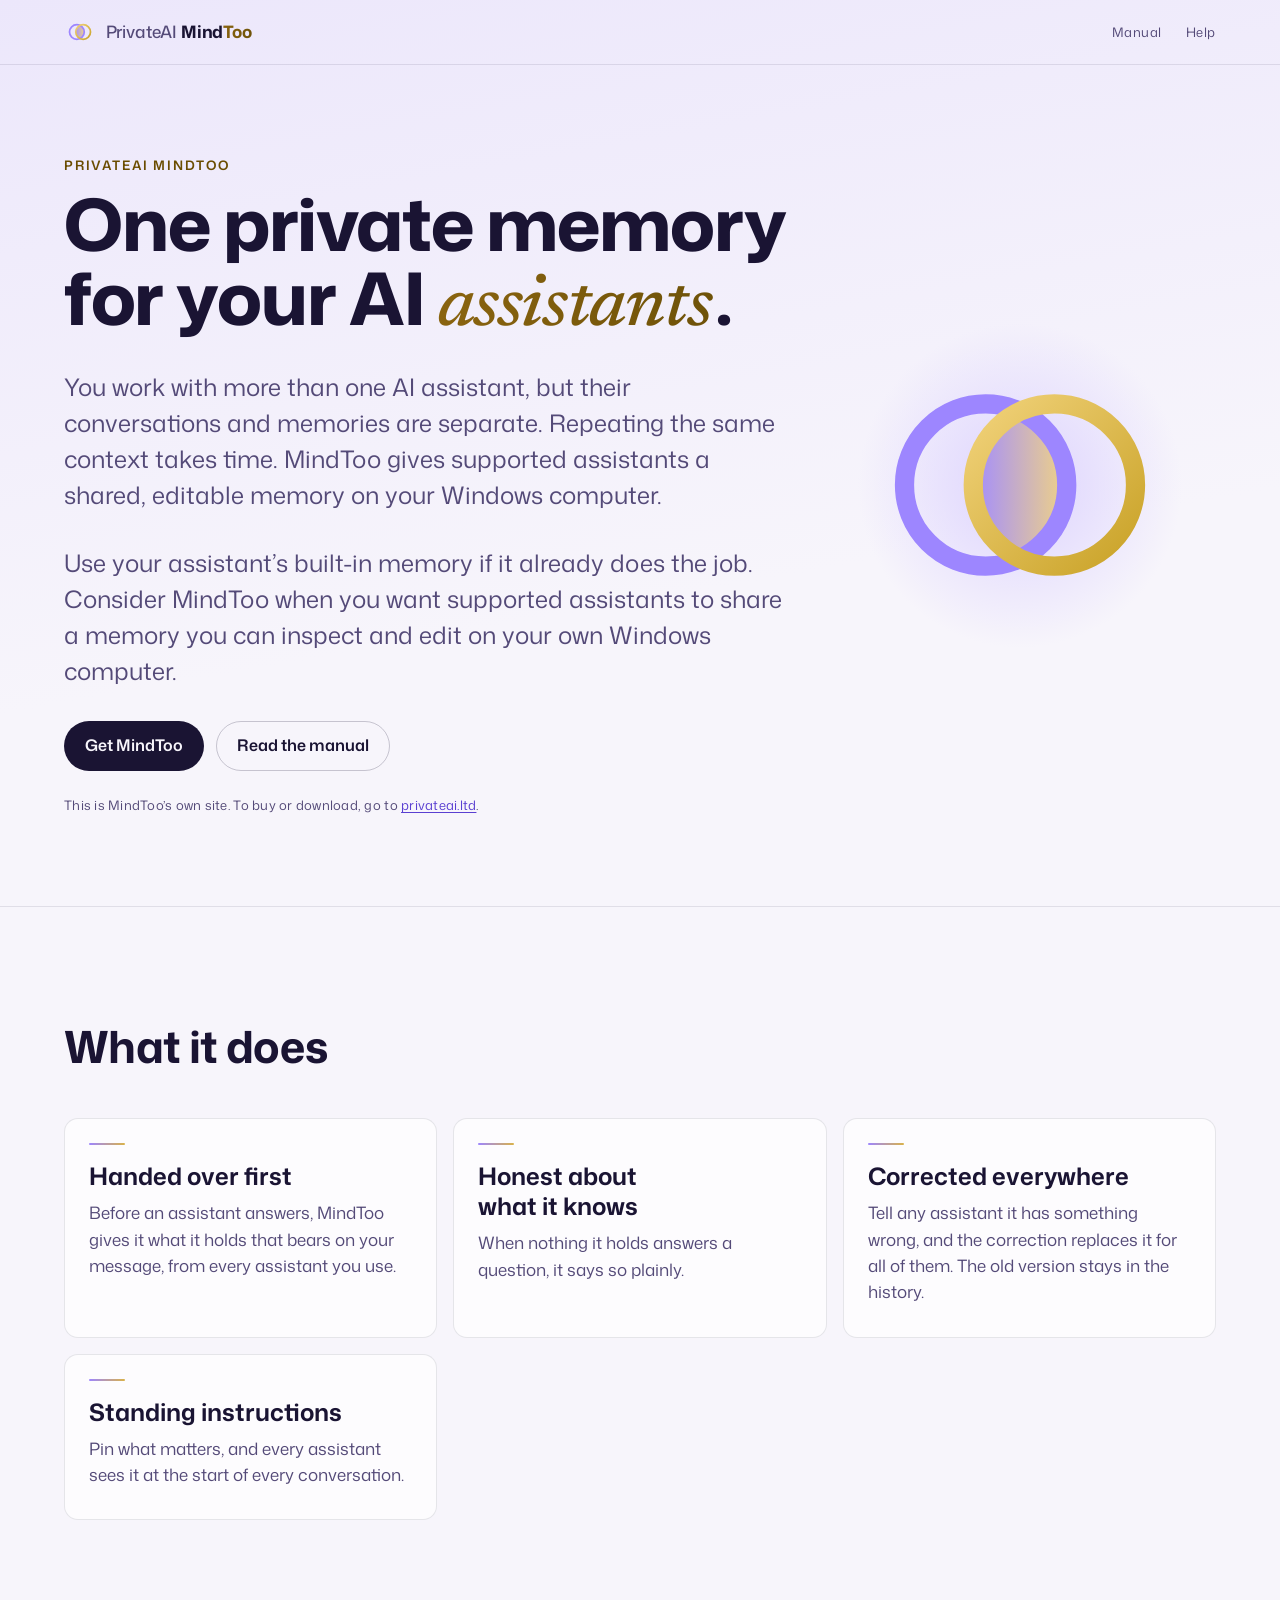
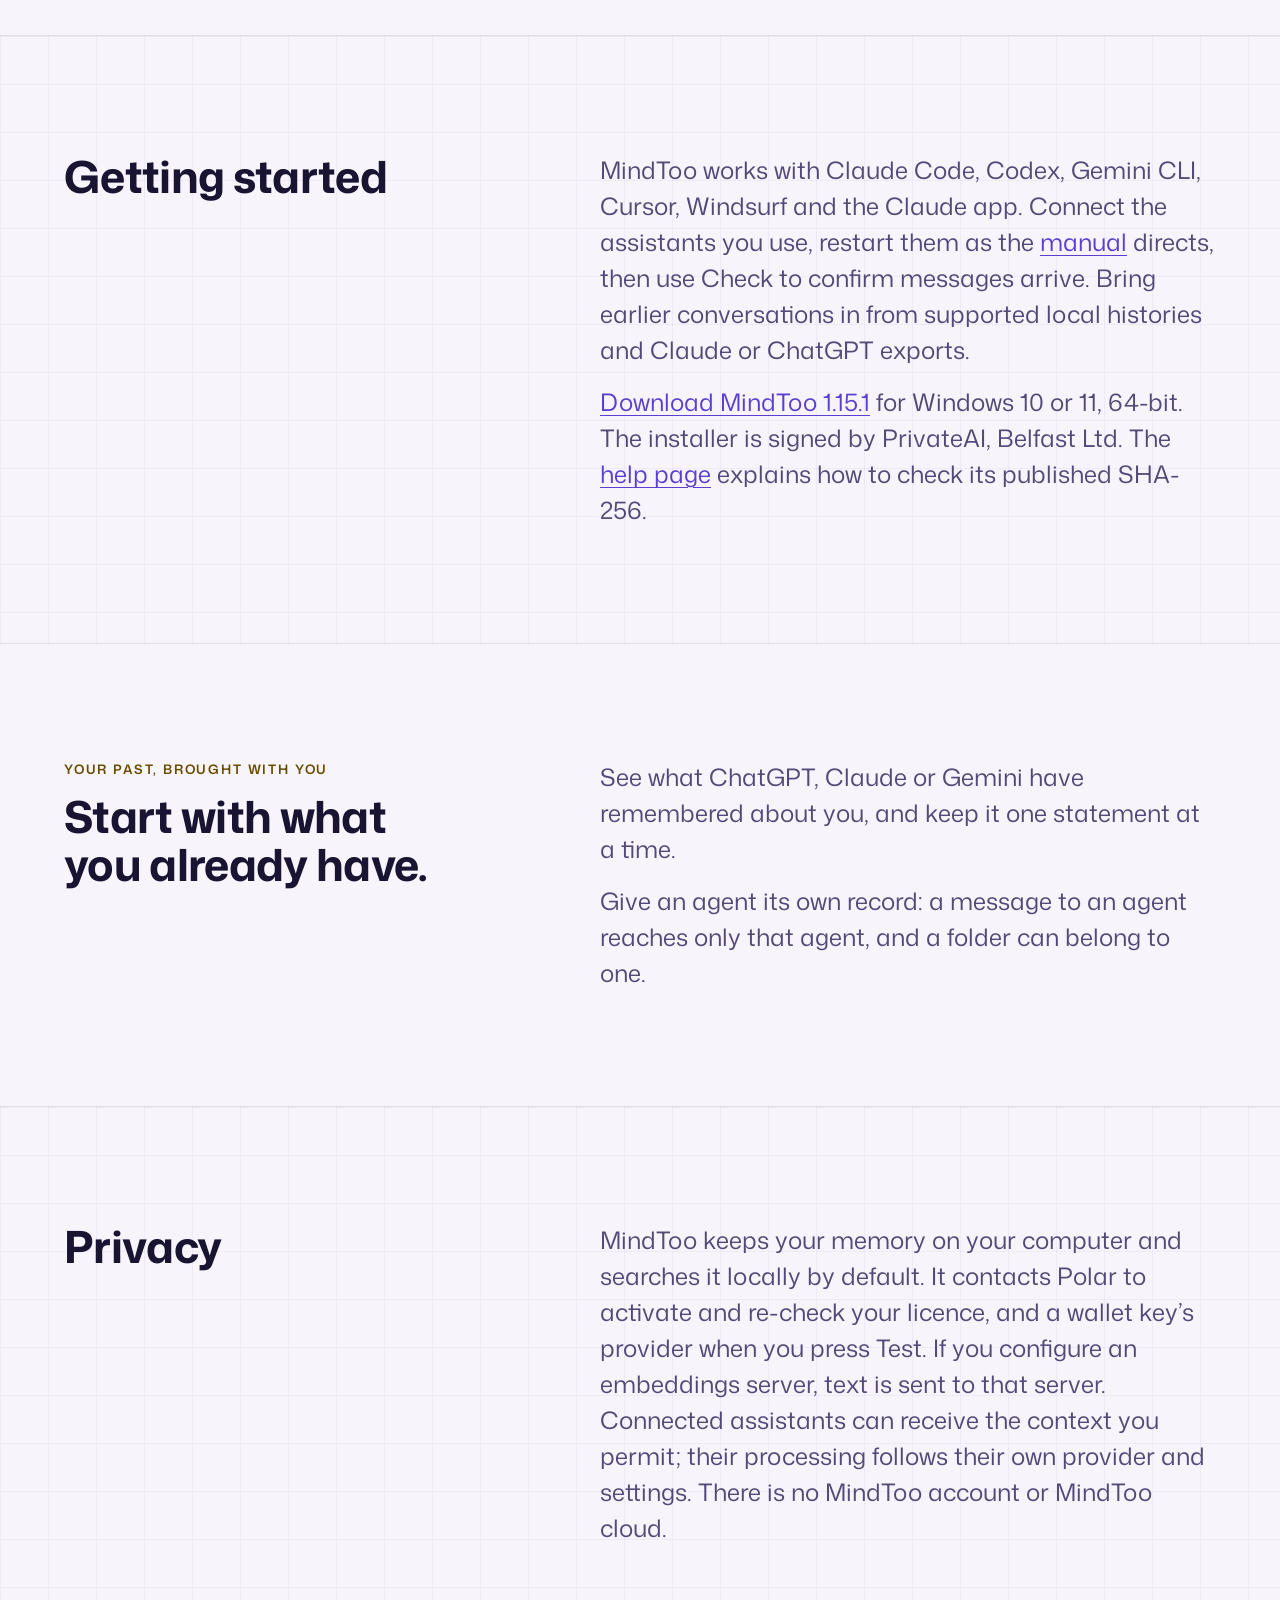
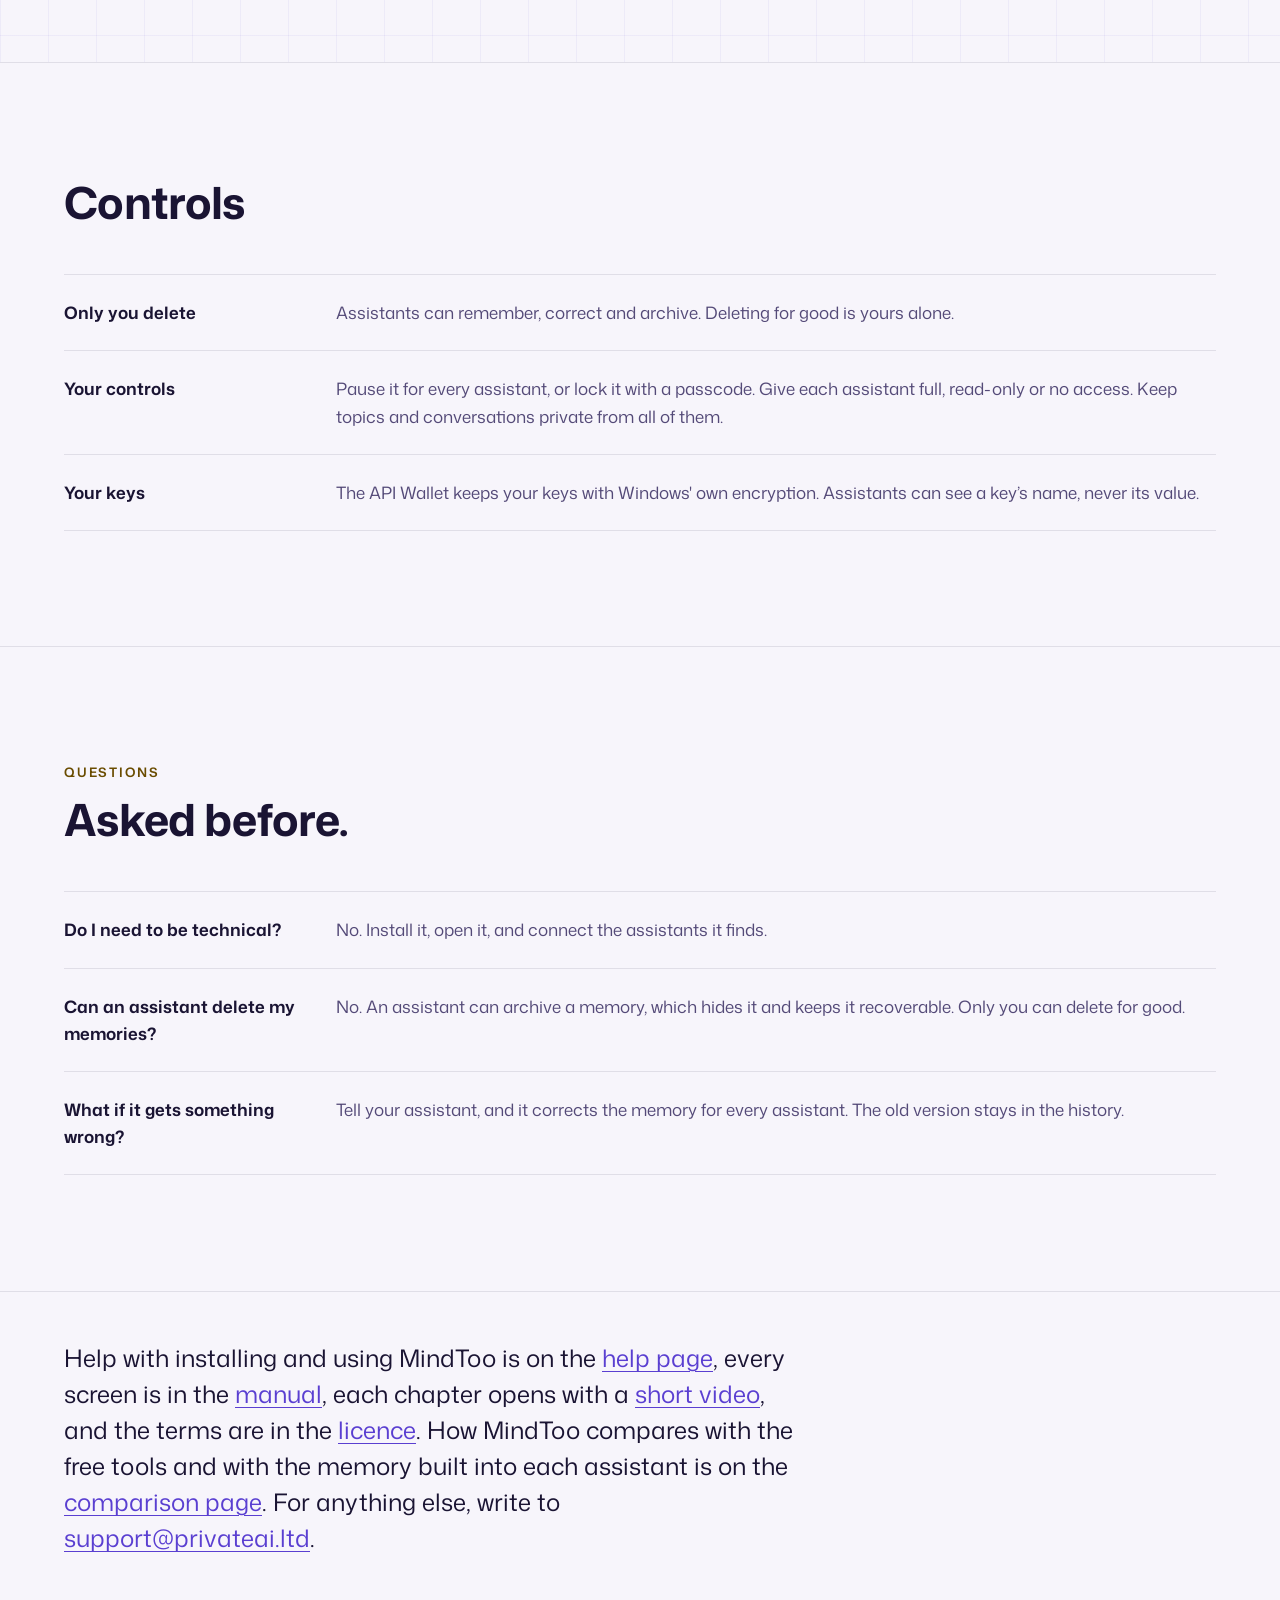
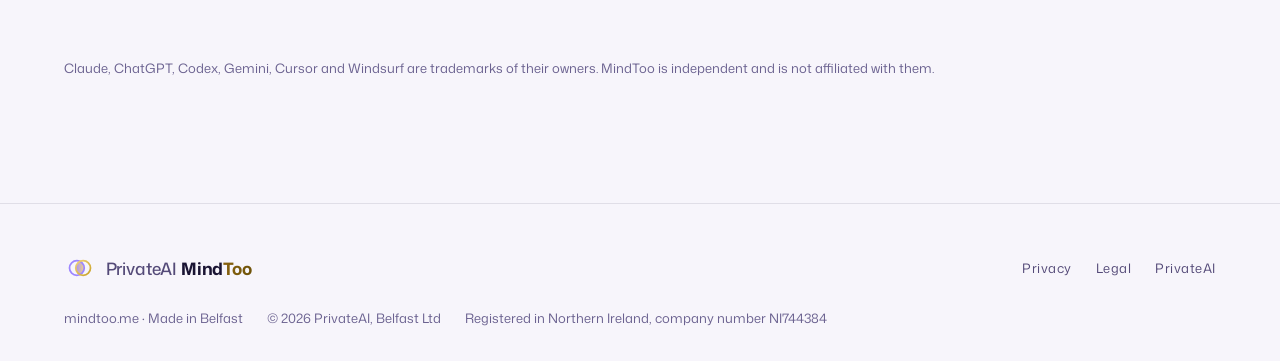
<file: index.html>
<!doctype html>
<html lang="en-GB">
<head>
<meta http-equiv="Content-Security-Policy" content="default-src 'none'; script-src 'none'; style-src 'self'; img-src 'self'; font-src 'self'; connect-src 'none'; media-src 'none'; object-src 'none'; frame-src 'none'; worker-src 'none'; manifest-src 'none'; form-action 'none'; base-uri 'none'">
<meta charset="utf-8">
<meta name="viewport" content="width=device-width, initial-scale=1">
<meta name="referrer" content="no-referrer">
<meta name="color-scheme" content="dark light">
<title>MindToo &middot; One private memory for your AI assistants</title>
<meta name="description" content="MindToo gives supported assistants a shared, editable memory on your Windows computer.">

<link rel="canonical" href="https://mindtoo.me/">
<meta property="og:type" content="website">
<meta property="og:site_name" content="PrivateAI MindToo">
<meta property="og:locale" content="en_GB">
<meta property="og:title" content="MindToo &middot; One private memory for your AI assistants">
<meta property="og:description" content="MindToo gives supported assistants a shared, editable memory on your Windows computer.">
<meta property="og:url" content="https://mindtoo.me/">
<meta property="og:image" content="https://mindtoo.me/assets/img/social-card.png">
<meta property="og:image:width" content="1200">
<meta property="og:image:height" content="630">
<meta property="og:image:alt" content="PrivateAI MindToo: one private memory for your AI assistants">
<meta name="twitter:card" content="summary_large_image">
<script type="application/ld+json">{"@context":"https://schema.org","@graph":[{"@type":"WebSite","@id":"https://mindtoo.me/#website","url":"https://mindtoo.me/","name":"MindToo","alternateName":"PrivateAI MindToo","publisher":{"@id":"https://privateai.ltd/#organization"}},{"@type":"Organization","@id":"https://privateai.ltd/#organization","name":"PrivateAI","legalName":"PrivateAI, Belfast Ltd","url":"https://privateai.ltd/"},{"@type":"SoftwareApplication","@id":"https://mindtoo.me/#mindtoo","name":"MindToo","url":"https://mindtoo.me/","description":"MindToo gives supported assistants a shared, editable memory on your Windows computer.","applicationCategory":"UtilitiesApplication","operatingSystem":"Windows 10, Windows 11 (64-bit)","softwareVersion":"1.15.1","sameAs":"https://privateai.ltd/mindtoo/","publisher":{"@id":"https://privateai.ltd/#organization"}}]}</script>
<meta name="theme-color" media="(prefers-color-scheme: dark)" content="#110c26">
<meta name="theme-color" media="(prefers-color-scheme: light)" content="#f7f5fb">
<link rel="icon" href="/assets/img/icon.svg" type="image/svg+xml">
<link rel="apple-touch-icon" href="/assets/img/apple-touch-icon.png">
<link rel="preload" href="/assets/fonts/mona-sans-latin-wdth-wght.woff2" as="font" type="font/woff2" crossorigin>
<link rel="preload" href="/assets/fonts/newsreader-latin-wght-italic.woff2" as="font" type="font/woff2" crossorigin>
<link rel="stylesheet" href="/assets/css/site.css">
</head>
<body>
<a class="skip-link" href="#main" data-label>Skip to content</a>
<header class="site-header">
  <div class="wrap site-header__inner">
    <a class="brand" href="/" aria-label="PrivateAI MindToo, home">
      <svg class="mark mark--header" viewBox="0 0 512 512" aria-hidden="true" focusable="false"><defs><linearGradient id="mt-header-gold" x1="0" y1="0" x2="1" y2="1"><stop offset="0" stop-color="#f1d27a"/><stop offset="1" stop-color="#c9a227"/></linearGradient><linearGradient id="mt-header-lens" x1="0" y1="0" x2="1" y2="0"><stop offset="0" stop-color="#9d86ff"/><stop offset="1" stop-color="#f1d27a"/></linearGradient></defs><path class="mark__lens" d="M256 149.12A118 118 0 0 1 256 362.88A118 118 0 0 1 256 149.12Z" fill="url(#mt-header-lens)"/><circle class="mark__ring mark__ring--a" cx="206" cy="256" r="118" fill="none" stroke="#9d86ff" stroke-width="28"/><circle class="mark__ring mark__ring--b" cx="306" cy="256" r="118" fill="none" stroke="url(#mt-header-gold)" stroke-width="28"/></svg>
      <span class="wordmark" data-label><span class="wordmark__maker">PrivateAI</span> Mind<span class="gild">Too</span></span>
    </a>
    <nav class="site-nav" aria-label="Main">
      <ul role="list">
        <li><a href="https://privateai.ltd/mindtoo/manual/" data-label>Manual</a></li>
        <li><a href="https://privateai.ltd/mindtoo/help/" data-label>Help</a></li>
      </ul>
    </nav>
  </div>
</header>
<main id="main" tabindex="-1">
<section class="hero" id="intro" aria-labelledby="page-title">
  <div class="wrap hero__grid">
    <div class="hero__art" aria-hidden="true"><svg class="mark mark--hero" viewBox="0 0 512 512" aria-hidden="true" focusable="false"><defs><linearGradient id="mt-hero-gold" x1="0" y1="0" x2="1" y2="1"><stop offset="0" stop-color="#f1d27a"/><stop offset="1" stop-color="#c9a227"/></linearGradient><linearGradient id="mt-hero-lens" x1="0" y1="0" x2="1" y2="0"><stop offset="0" stop-color="#9d86ff"/><stop offset="1" stop-color="#f1d27a"/></linearGradient></defs><path class="mark__lens" d="M256 149.12A118 118 0 0 1 256 362.88A118 118 0 0 1 256 149.12Z" fill="url(#mt-hero-lens)"/><circle class="mark__ring mark__ring--a" cx="206" cy="256" r="118" fill="none" stroke="#9d86ff" stroke-width="28"/><circle class="mark__ring mark__ring--b" cx="306" cy="256" r="118" fill="none" stroke="url(#mt-hero-gold)" stroke-width="28"/></svg></div>
    <div class="hero__text">
      <p class="eyebrow" data-label>PrivateAI MindToo</p>
      <h1 id="page-title" data-packet="tagline">One private memory for your AI <em class="gild">assistants</em>.</h1>
      <p class="lede" data-packet="audience">You work with more than one AI assistant, but their conversations and memories are separate. Repeating the same context takes time. MindToo gives supported assistants a shared, editable memory on your Windows computer.</p>
      <p class="lede" data-verbatim>Use your assistant&rsquo;s built-in memory if it already does the job. Consider MindToo when you want supported assistants to share a memory you can inspect and edit on your own Windows computer.</p>
      <div class="actions">
        <a class="button button--primary" href="https://privateai.ltd/mindtoo/" data-label>Get MindToo</a>
        <a class="button" href="https://privateai.ltd/mindtoo/manual/" data-label>Read the manual</a>
      </div>
      <p class="note" data-packet="purpose">This is MindToo&rsquo;s own site. To buy or download, go to <a href="https://privateai.ltd/mindtoo/">privateai.ltd</a>.</p>
    </div>
  </div>
</section>

<section class="section" aria-labelledby="does-title">
  <div class="wrap">
    <header class="section-head">
      <h2 id="does-title" data-verbatim>What it does</h2>
    </header>
    <div class="cards">
      <article class="card" data-claim="C3">
        <h3>Handed over first</h3>
        <p>Before an assistant answers, MindToo gives it what it holds that bears on your message, from every assistant you use.</p>
      </article>
      <article class="card" data-claim="C4">
        <h3>Honest about what it knows</h3>
        <p>When nothing it holds answers a question, it says so plainly.</p>
      </article>
      <article class="card" data-claim="C6">
        <h3>Corrected everywhere</h3>
        <p>Tell any assistant it has something wrong, and the correction replaces it for all of them. The old version stays in the history.</p>
      </article>
      <article class="card" data-claim="C7">
        <h3>Standing instructions</h3>
        <p>Pin what matters, and every assistant sees it at the start of every conversation.</p>
      </article>
    </div>
  </div>
</section>

<section class="section section--band" aria-labelledby="start-title">
  <div class="wrap split">
    <header class="section-head">
      <h2 id="start-title" data-label>Getting started</h2>
    </header>
    <div class="stack">
      <p data-packet="supported">MindToo works with Claude Code, Codex, Gemini CLI, Cursor, Windsurf and the Claude app. Connect the assistants you use, restart them as the <a href="https://privateai.ltd/mindtoo/manual/">manual</a> directs, then use Check to confirm messages arrive. Bring earlier conversations in from supported local histories and Claude or ChatGPT exports.</p>
      <p data-packet="release"><a href="https://privateai.ltd/mindtoo/">Download MindToo 1.15.1</a> for Windows 10 or 11, 64-bit. The installer is signed by PrivateAI, Belfast Ltd. The <a href="https://privateai.ltd/mindtoo/help/#install">help page</a> explains how to check its published SHA-256.</p>
    </div>
  </div>
</section>

<section class="section" aria-labelledby="past-title">
  <div class="wrap split">
    <header class="section-head">
      <p class="eyebrow" data-verbatim>Your past, brought with you</p>
      <h2 id="past-title" data-verbatim>Start with what you already have.</h2>
    </header>
    <div class="stack">
      <p data-claim="C13">See what ChatGPT, Claude or Gemini have remembered about you, and keep it one statement at a time.</p>
      <p data-claim="C14">Give an agent its own record: a message to an agent reaches only that agent, and a folder can belong to one.</p>
    </div>
  </div>
</section>

<section class="section section--band" aria-labelledby="privacy-title">
  <div class="wrap split">
    <header class="section-head">
      <h2 id="privacy-title" data-label>Privacy</h2>
    </header>
    <div class="stack">
      <p data-packet="privacy">MindToo keeps your memory on your computer and searches it locally by default. It contacts Polar to activate and re-check your licence, and a wallet key&rsquo;s provider when you press Test. If you configure an embeddings server, text is sent to that server. Connected assistants can receive the context you permit; their processing follows their own provider and settings. There is no MindToo account or MindToo cloud.</p>
    </div>
  </div>
</section>

<section class="section" aria-labelledby="yours-title">
  <div class="wrap">
    <header class="section-head">
      <h2 id="yours-title" data-label>Controls</h2>
    </header>
    <dl class="facts">
      <div class="facts__row" data-claim="C8">
        <dt>Only you delete</dt>
        <dd><p>Assistants can remember, correct and archive. Deleting for good is yours alone.</p></dd>
      </div>
      <div class="facts__row" data-claim="C9 C10 C11">
        <dt>Your controls</dt>
        <dd><p>Pause it for every assistant, or lock it with a passcode. Give each assistant full, read-only or no access. Keep topics and conversations private from all of them.</p></dd>
      </div>
      <div class="facts__row" data-claim="C15">
        <dt>Your keys</dt>
        <dd><p>The API Wallet keeps your keys with Windows' own encryption. Assistants can see a key&rsquo;s name, never its value.</p></dd>
      </div>

    </dl>
  </div>
</section>

<section class="section" aria-labelledby="faq-title">
  <div class="wrap">
    <header class="section-head">
      <p class="eyebrow" data-verbatim>Questions</p>
      <h2 id="faq-title" data-verbatim>Asked before.</h2>
    </header>
    <dl class="facts">
      <div class="facts__row" data-claim="C27">
        <dt>Do I need to be technical?</dt>
        <dd><p>No. Install it, open it, and connect the assistants it finds.</p></dd>
      </div>
      <div class="facts__row" data-claim="C8">
        <dt>Can an assistant delete my memories?</dt>
        <dd><p>No. An assistant can archive a memory, which hides it and keeps it recoverable. Only you can delete for good.</p></dd>
      </div>
      <div class="facts__row" data-claim="C6">
        <dt>What if it gets something wrong?</dt>
        <dd><p>Tell your assistant, and it corrects the memory for every assistant. The old version stays in the history.</p></dd>
      </div>
    </dl>
  </div>
</section>

<section class="section section--tight" aria-labelledby="more-title">
  <div class="wrap">
    <h2 class="visually-hidden" id="more-title" data-verbatim>More about MindToo</h2>
    <p class="callout" data-verbatim>Help with installing and using MindToo is on the <a href="https://privateai.ltd/mindtoo/help/">help page</a>, every screen is in the <a href="https://privateai.ltd/mindtoo/manual/">manual</a>, each chapter opens with a <a href="https://privateai.ltd/mindtoo/help/#videos">short video</a>, and the terms are in the <a href="https://privateai.ltd/mindtoo/licence/">licence</a>. How MindToo compares with the free tools and with the memory built into each assistant is on the <a href="https://privateai.ltd/mindtoo/compare/">comparison page</a>. For anything else, write to <a href="mailto:support@privateai.ltd">support@privateai.ltd</a>.</p>
    <p class="listing">
      <a href="https://apps.microsoft.com/detail/xpddzj7p76fdnj"><img src="/assets/img/microsoft-store-badge-dark.svg" alt="Download MindToo from the Microsoft Store" width="198" height="54" loading="lazy"></a>
      <a href="https://alternativeto.net/software/mindtoo/about/?utm_source=badge&amp;utm_medium=referral"><img src="/assets/img/alternativeto-badge-wide-dark.svg" alt="MindToo | AlternativeTo" width="284" height="54" loading="lazy"></a>
    </p>
    <p class="muted" data-verbatim>Claude, ChatGPT, Codex, Gemini, Cursor and Windsurf are trademarks of their owners. MindToo is independent and is not affiliated with them.</p>
  </div>
</section>
</main>
<footer class="site-footer">
  <div class="wrap site-footer__grid">
    <a class="brand" href="/" aria-label="PrivateAI MindToo, home">
      <svg class="mark mark--footer" viewBox="0 0 512 512" aria-hidden="true" focusable="false"><defs><linearGradient id="mt-footer-gold" x1="0" y1="0" x2="1" y2="1"><stop offset="0" stop-color="#f1d27a"/><stop offset="1" stop-color="#c9a227"/></linearGradient><linearGradient id="mt-footer-lens" x1="0" y1="0" x2="1" y2="0"><stop offset="0" stop-color="#9d86ff"/><stop offset="1" stop-color="#f1d27a"/></linearGradient></defs><path class="mark__lens" d="M256 149.12A118 118 0 0 1 256 362.88A118 118 0 0 1 256 149.12Z" fill="url(#mt-footer-lens)"/><circle class="mark__ring mark__ring--a" cx="206" cy="256" r="118" fill="none" stroke="#9d86ff" stroke-width="28"/><circle class="mark__ring mark__ring--b" cx="306" cy="256" r="118" fill="none" stroke="url(#mt-footer-gold)" stroke-width="28"/></svg>
      <span class="wordmark" data-label><span class="wordmark__maker">PrivateAI</span> Mind<span class="gild">Too</span></span>
    </a>
    <nav class="site-footer__nav" aria-label="Details">
      <ul role="list">
        <li><a href="/privacy/" data-label>Privacy</a></li>
        <li><a href="/legal/" data-label>Legal</a></li>
        <li><a href="https://privateai.ltd/" data-label>PrivateAI</a></li>
      </ul>
    </nav>
  </div>
  <div class="wrap site-footer__base">
    <p data-label>mindtoo.me &middot; Made in Belfast</p>
    <p data-verbatim>&copy; 2026 PrivateAI, Belfast Ltd</p>
    <p data-verbatim>Registered in Northern Ireland, company number NI744384</p>
  </div>
</footer>
</body>
</html>
</file>
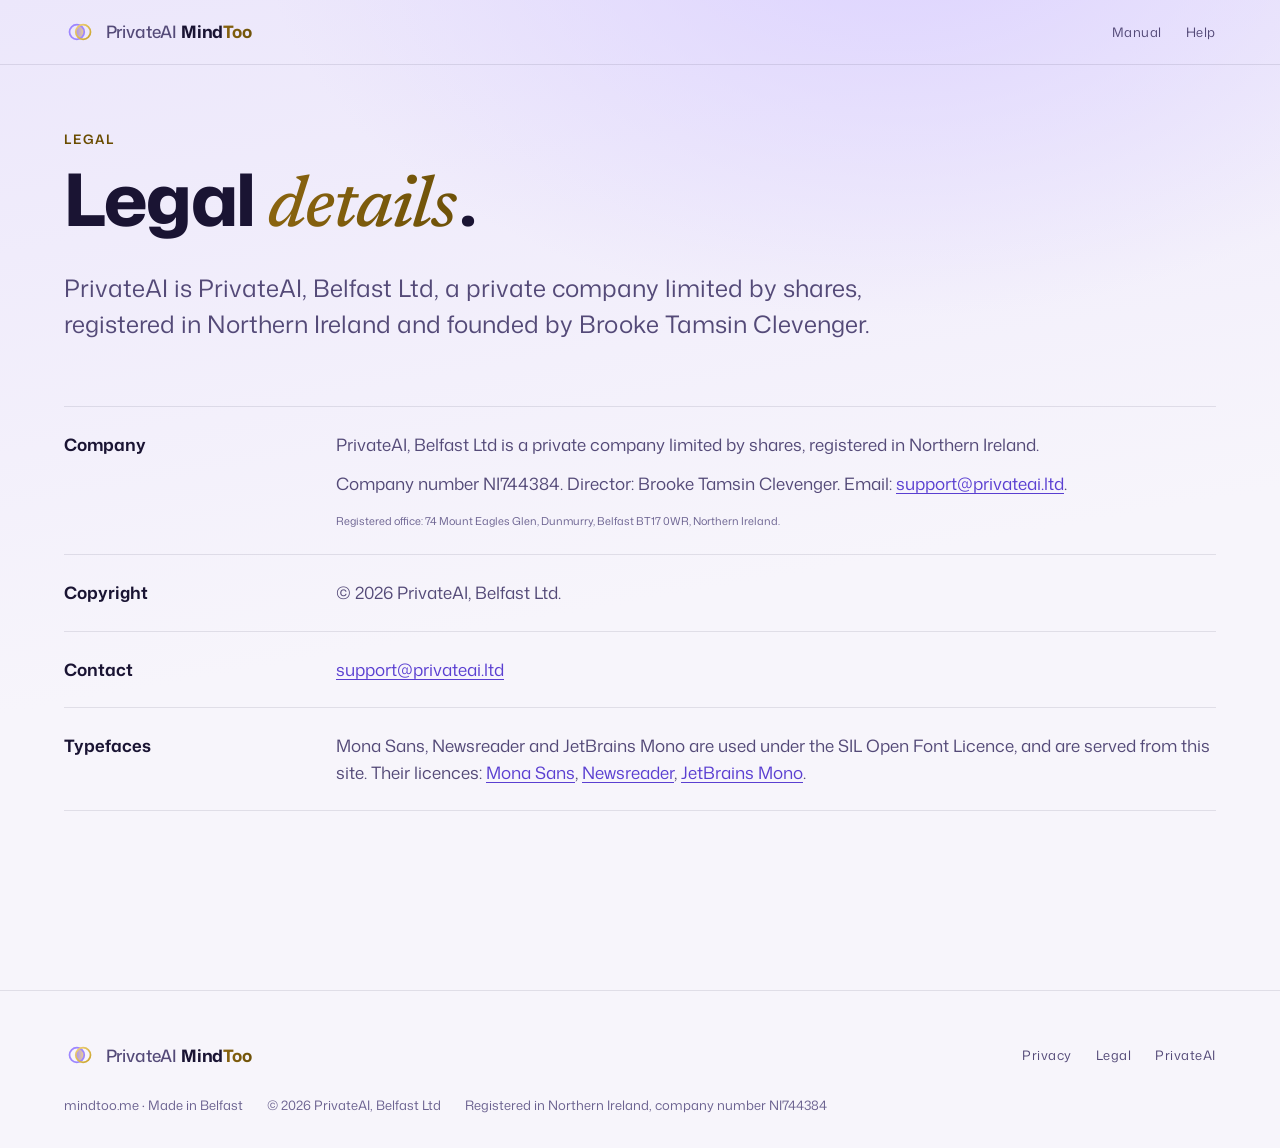
<file: legal/index.html>
<!doctype html>
<html lang="en-GB">
<head>
<meta http-equiv="Content-Security-Policy" content="default-src 'none'; script-src 'none'; style-src 'self'; img-src 'self'; font-src 'self'; connect-src 'none'; media-src 'none'; object-src 'none'; frame-src 'none'; worker-src 'none'; manifest-src 'none'; form-action 'none'; base-uri 'none'">
<meta charset="utf-8">
<meta name="viewport" content="width=device-width, initial-scale=1">
<meta name="referrer" content="no-referrer">
<meta name="color-scheme" content="dark light">
<title>Legal details &middot; PrivateAI MindToo</title>
<meta name="description" content="Legal details for PrivateAI, Belfast Ltd, company number NI744384">

<link rel="canonical" href="https://mindtoo.me/legal/">
<meta property="og:type" content="website">
<meta property="og:site_name" content="PrivateAI MindToo">
<meta property="og:locale" content="en_GB">
<meta property="og:title" content="Legal details &middot; PrivateAI MindToo">
<meta property="og:description" content="Legal details for PrivateAI, Belfast Ltd, company number NI744384">
<meta property="og:url" content="https://mindtoo.me/legal/">
<meta property="og:image" content="https://mindtoo.me/assets/img/social-card.png">
<meta property="og:image:width" content="1200">
<meta property="og:image:height" content="630">
<meta property="og:image:alt" content="PrivateAI MindToo: one private memory for your AI assistants">
<meta name="twitter:card" content="summary_large_image">
<meta name="theme-color" media="(prefers-color-scheme: dark)" content="#110c26">
<meta name="theme-color" media="(prefers-color-scheme: light)" content="#f7f5fb">
<link rel="icon" href="/assets/img/icon.svg" type="image/svg+xml">
<link rel="apple-touch-icon" href="/assets/img/apple-touch-icon.png">
<link rel="preload" href="/assets/fonts/mona-sans-latin-wdth-wght.woff2" as="font" type="font/woff2" crossorigin>
<link rel="preload" href="/assets/fonts/newsreader-latin-wght-italic.woff2" as="font" type="font/woff2" crossorigin>
<link rel="stylesheet" href="/assets/css/site.css">
</head>
<body>
<a class="skip-link" href="#main" data-label>Skip to content</a>
<header class="site-header">
  <div class="wrap site-header__inner">
    <a class="brand" href="/" aria-label="PrivateAI MindToo, home">
      <svg class="mark mark--header" viewBox="0 0 512 512" aria-hidden="true" focusable="false"><defs><linearGradient id="mt-header-gold" x1="0" y1="0" x2="1" y2="1"><stop offset="0" stop-color="#f1d27a"/><stop offset="1" stop-color="#c9a227"/></linearGradient><linearGradient id="mt-header-lens" x1="0" y1="0" x2="1" y2="0"><stop offset="0" stop-color="#9d86ff"/><stop offset="1" stop-color="#f1d27a"/></linearGradient></defs><path class="mark__lens" d="M256 149.12A118 118 0 0 1 256 362.88A118 118 0 0 1 256 149.12Z" fill="url(#mt-header-lens)"/><circle class="mark__ring mark__ring--a" cx="206" cy="256" r="118" fill="none" stroke="#9d86ff" stroke-width="28"/><circle class="mark__ring mark__ring--b" cx="306" cy="256" r="118" fill="none" stroke="url(#mt-header-gold)" stroke-width="28"/></svg>
      <span class="wordmark" data-label><span class="wordmark__maker">PrivateAI</span> Mind<span class="gild">Too</span></span>
    </a>
    <nav class="site-nav" aria-label="Main">
      <ul role="list">
        <li><a href="https://privateai.ltd/mindtoo/manual/" data-label>Manual</a></li>
        <li><a href="https://privateai.ltd/mindtoo/help/" data-label>Help</a></li>
      </ul>
    </nav>
  </div>
</header>
<main id="main" tabindex="-1">
<section class="page-intro" id="intro" aria-labelledby="page-title">
  <div class="wrap">
    <p class="eyebrow" data-verbatim>Legal</p>
    <h1 id="page-title" data-verbatim>Legal <em class="gild">details</em>.</h1>
    <p class="lede" data-verbatim>PrivateAI is PrivateAI, Belfast Ltd, a private company limited by shares, registered in Northern Ireland and founded by Brooke Tamsin Clevenger.</p>
  </div>
</section>

<section class="section section--first" aria-labelledby="details-title">
  <div class="wrap">
    <h2 class="visually-hidden" id="details-title" data-verbatim>Details</h2>
    <dl class="facts">
      <div class="facts__row">
        <dt data-label>Company</dt>
        <dd>
          <p data-verbatim>PrivateAI, Belfast Ltd is a private company limited by shares, registered in Northern Ireland.</p>
          <p data-verbatim>Company number NI744384. Director: Brooke Tamsin Clevenger. Email: <a href="mailto:support@privateai.ltd">support@privateai.ltd</a>.</p>
          <p class="muted" data-verbatim><small>Registered office: 74 Mount Eagles Glen, Dunmurry, Belfast BT17 0WR, Northern Ireland.</small></p>
        </dd>
      </div>
      <div class="facts__row">
        <dt data-label>Copyright</dt>
        <dd><p data-verbatim>&copy; 2026 PrivateAI, Belfast Ltd.</p></dd>
      </div>
      <div class="facts__row" data-verbatim>
        <dt>Contact</dt>
        <dd><a href="mailto:support@privateai.ltd">support@privateai.ltd</a></dd>
      </div>
      <div class="facts__row" data-verbatim>
        <dt>Typefaces</dt>
        <dd>Mona Sans, Newsreader and JetBrains Mono are used under the SIL Open Font Licence, and are served from this site. Their licences: <a href="/assets/fonts/OFL-mona-sans.txt">Mona Sans</a>, <a href="/assets/fonts/OFL-newsreader.txt">Newsreader</a>, <a href="/assets/fonts/OFL-jetbrains-mono.txt">JetBrains Mono</a>.</dd>
      </div>
    </dl>
  </div>
</section>
</main>
<footer class="site-footer">
  <div class="wrap site-footer__grid">
    <a class="brand" href="/" aria-label="PrivateAI MindToo, home">
      <svg class="mark mark--footer" viewBox="0 0 512 512" aria-hidden="true" focusable="false"><defs><linearGradient id="mt-footer-gold" x1="0" y1="0" x2="1" y2="1"><stop offset="0" stop-color="#f1d27a"/><stop offset="1" stop-color="#c9a227"/></linearGradient><linearGradient id="mt-footer-lens" x1="0" y1="0" x2="1" y2="0"><stop offset="0" stop-color="#9d86ff"/><stop offset="1" stop-color="#f1d27a"/></linearGradient></defs><path class="mark__lens" d="M256 149.12A118 118 0 0 1 256 362.88A118 118 0 0 1 256 149.12Z" fill="url(#mt-footer-lens)"/><circle class="mark__ring mark__ring--a" cx="206" cy="256" r="118" fill="none" stroke="#9d86ff" stroke-width="28"/><circle class="mark__ring mark__ring--b" cx="306" cy="256" r="118" fill="none" stroke="url(#mt-footer-gold)" stroke-width="28"/></svg>
      <span class="wordmark" data-label><span class="wordmark__maker">PrivateAI</span> Mind<span class="gild">Too</span></span>
    </a>
    <nav class="site-footer__nav" aria-label="Details">
      <ul role="list">
        <li><a href="/privacy/" data-label>Privacy</a></li>
        <li><a href="/legal/" data-label>Legal</a></li>
        <li><a href="https://privateai.ltd/" data-label>PrivateAI</a></li>
      </ul>
    </nav>
  </div>
  <div class="wrap site-footer__base">
    <p data-label>mindtoo.me &middot; Made in Belfast</p>
    <p data-verbatim>&copy; 2026 PrivateAI, Belfast Ltd</p>
    <p data-verbatim>Registered in Northern Ireland, company number NI744384</p>
  </div>
</footer>
</body>
</html>
</file>
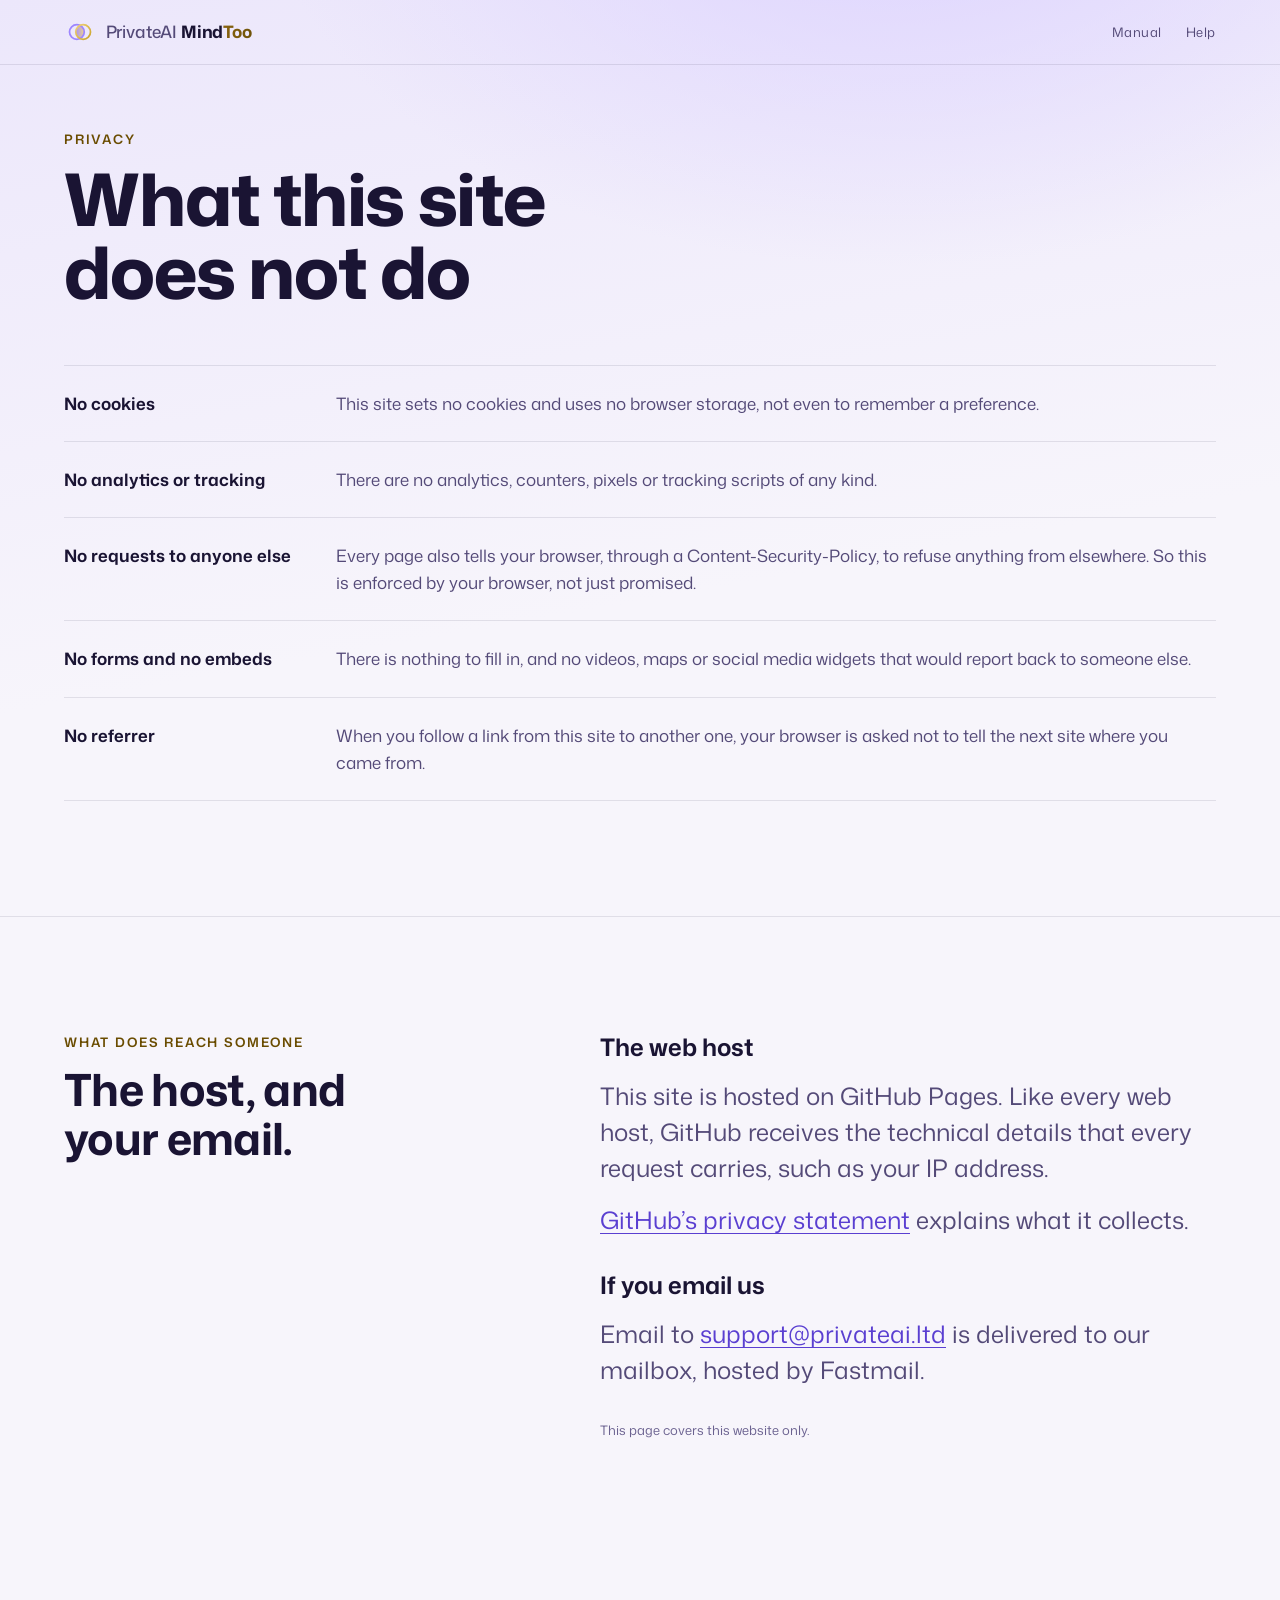
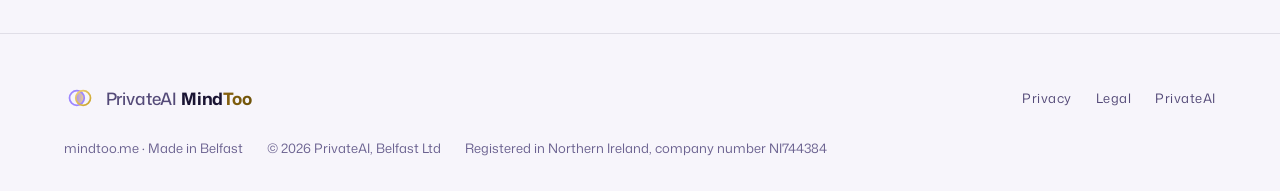
<file: privacy/index.html>
<!doctype html>
<html lang="en-GB">
<head>
<meta http-equiv="Content-Security-Policy" content="default-src 'none'; script-src 'none'; style-src 'self'; img-src 'self'; font-src 'self'; connect-src 'none'; media-src 'none'; object-src 'none'; frame-src 'none'; worker-src 'none'; manifest-src 'none'; form-action 'none'; base-uri 'none'">
<meta charset="utf-8">
<meta name="viewport" content="width=device-width, initial-scale=1">
<meta name="referrer" content="no-referrer">
<meta name="color-scheme" content="dark light">
<title>Privacy &middot; PrivateAI MindToo</title>
<meta name="description" content="No cookies, no storage, no analytics, no tracking and no requests to anyone else.">

<link rel="canonical" href="https://mindtoo.me/privacy/">
<meta property="og:type" content="website">
<meta property="og:site_name" content="PrivateAI MindToo">
<meta property="og:locale" content="en_GB">
<meta property="og:title" content="Privacy &middot; PrivateAI MindToo">
<meta property="og:description" content="No cookies, no storage, no analytics, no tracking and no requests to anyone else.">
<meta property="og:url" content="https://mindtoo.me/privacy/">
<meta property="og:image" content="https://mindtoo.me/assets/img/social-card.png">
<meta property="og:image:width" content="1200">
<meta property="og:image:height" content="630">
<meta property="og:image:alt" content="PrivateAI MindToo: one private memory for your AI assistants">
<meta name="twitter:card" content="summary_large_image">
<meta name="theme-color" media="(prefers-color-scheme: dark)" content="#110c26">
<meta name="theme-color" media="(prefers-color-scheme: light)" content="#f7f5fb">
<link rel="icon" href="/assets/img/icon.svg" type="image/svg+xml">
<link rel="apple-touch-icon" href="/assets/img/apple-touch-icon.png">
<link rel="preload" href="/assets/fonts/mona-sans-latin-wdth-wght.woff2" as="font" type="font/woff2" crossorigin>
<link rel="preload" href="/assets/fonts/newsreader-latin-wght-italic.woff2" as="font" type="font/woff2" crossorigin>
<link rel="stylesheet" href="/assets/css/site.css">
</head>
<body>
<a class="skip-link" href="#main" data-label>Skip to content</a>
<header class="site-header">
  <div class="wrap site-header__inner">
    <a class="brand" href="/" aria-label="PrivateAI MindToo, home">
      <svg class="mark mark--header" viewBox="0 0 512 512" aria-hidden="true" focusable="false"><defs><linearGradient id="mt-header-gold" x1="0" y1="0" x2="1" y2="1"><stop offset="0" stop-color="#f1d27a"/><stop offset="1" stop-color="#c9a227"/></linearGradient><linearGradient id="mt-header-lens" x1="0" y1="0" x2="1" y2="0"><stop offset="0" stop-color="#9d86ff"/><stop offset="1" stop-color="#f1d27a"/></linearGradient></defs><path class="mark__lens" d="M256 149.12A118 118 0 0 1 256 362.88A118 118 0 0 1 256 149.12Z" fill="url(#mt-header-lens)"/><circle class="mark__ring mark__ring--a" cx="206" cy="256" r="118" fill="none" stroke="#9d86ff" stroke-width="28"/><circle class="mark__ring mark__ring--b" cx="306" cy="256" r="118" fill="none" stroke="url(#mt-header-gold)" stroke-width="28"/></svg>
      <span class="wordmark" data-label><span class="wordmark__maker">PrivateAI</span> Mind<span class="gild">Too</span></span>
    </a>
    <nav class="site-nav" aria-label="Main">
      <ul role="list">
        <li><a href="https://privateai.ltd/mindtoo/manual/" data-label>Manual</a></li>
        <li><a href="https://privateai.ltd/mindtoo/help/" data-label>Help</a></li>
      </ul>
    </nav>
  </div>
</header>
<main id="main" tabindex="-1">
<section class="page-intro" id="intro" aria-labelledby="page-title">
  <div class="wrap">
    <p class="eyebrow" data-verbatim>Privacy</p>
    <h1 id="page-title" data-verbatim>What this site does not do</h1>
  </div>
</section>

<section class="section section--first">
  <div class="wrap">
    <dl class="facts">
      <div class="facts__row" data-verbatim>
        <dt>No cookies</dt>
        <dd>This site sets no cookies and uses no browser storage, not even to remember a preference.</dd>
      </div>
      <div class="facts__row" data-verbatim>
        <dt>No analytics or tracking</dt>
        <dd>There are no analytics, counters, pixels or tracking scripts of any kind.</dd>
      </div>
      <div class="facts__row">
        <dt data-verbatim>No requests to anyone else</dt>
        <dd>
          <p data-verbatim>Every page also tells your browser, through a Content-Security-Policy, to refuse anything from elsewhere. So this is enforced by your browser, not just promised.</p>
        </dd>
      </div>
      <div class="facts__row" data-verbatim>
        <dt>No forms and no embeds</dt>
        <dd>There is nothing to fill in, and no videos, maps or social media widgets that would report back to someone else.</dd>
      </div>
      <div class="facts__row" data-verbatim>
        <dt>No referrer</dt>
        <dd>When you follow a link from this site to another one, your browser is asked not to tell the next site where you came from.</dd>
      </div>
    </dl>
  </div>
</section>

<section class="section" aria-labelledby="host-title">
  <div class="wrap split">
    <header class="section-head">
      <p class="eyebrow" data-verbatim>What does reach someone</p>
      <h2 id="host-title" data-verbatim>The host, and your email.</h2>
    </header>
    <div class="stack-lg">
      <div class="stack">
        <h3 data-verbatim>The web host</h3>
        <p data-verbatim>This site is hosted on GitHub Pages. Like every web host, GitHub receives the technical details that every request carries, such as your IP address.</p>
        <p data-verbatim><a href="https://docs.github.com/en/site-policy/privacy-policies/github-general-privacy-statement">GitHub&rsquo;s privacy statement</a> explains what it collects.</p>
      </div>
      <div class="stack">
        <h3 data-verbatim>If you email us</h3>
        <p data-verbatim>Email to <a href="mailto:support@privateai.ltd">support@privateai.ltd</a> is delivered to our mailbox, hosted by Fastmail.</p>
      </div>
      <p class="muted" data-verbatim>This page covers this website only.</p>
    </div>
  </div>
</section>
</main>
<footer class="site-footer">
  <div class="wrap site-footer__grid">
    <a class="brand" href="/" aria-label="PrivateAI MindToo, home">
      <svg class="mark mark--footer" viewBox="0 0 512 512" aria-hidden="true" focusable="false"><defs><linearGradient id="mt-footer-gold" x1="0" y1="0" x2="1" y2="1"><stop offset="0" stop-color="#f1d27a"/><stop offset="1" stop-color="#c9a227"/></linearGradient><linearGradient id="mt-footer-lens" x1="0" y1="0" x2="1" y2="0"><stop offset="0" stop-color="#9d86ff"/><stop offset="1" stop-color="#f1d27a"/></linearGradient></defs><path class="mark__lens" d="M256 149.12A118 118 0 0 1 256 362.88A118 118 0 0 1 256 149.12Z" fill="url(#mt-footer-lens)"/><circle class="mark__ring mark__ring--a" cx="206" cy="256" r="118" fill="none" stroke="#9d86ff" stroke-width="28"/><circle class="mark__ring mark__ring--b" cx="306" cy="256" r="118" fill="none" stroke="url(#mt-footer-gold)" stroke-width="28"/></svg>
      <span class="wordmark" data-label><span class="wordmark__maker">PrivateAI</span> Mind<span class="gild">Too</span></span>
    </a>
    <nav class="site-footer__nav" aria-label="Details">
      <ul role="list">
        <li><a href="/privacy/" data-label>Privacy</a></li>
        <li><a href="/legal/" data-label>Legal</a></li>
        <li><a href="https://privateai.ltd/" data-label>PrivateAI</a></li>
      </ul>
    </nav>
  </div>
  <div class="wrap site-footer__base">
    <p data-label>mindtoo.me &middot; Made in Belfast</p>
    <p data-verbatim>&copy; 2026 PrivateAI, Belfast Ltd</p>
    <p data-verbatim>Registered in Northern Ireland, company number NI744384</p>
  </div>
</footer>
</body>
</html>
</file>
<file: assets/css/site.css>
/* mindtoo.me. Typefaces and colour tokens are PrivateAI's own (privateai-web DESIGN.md), copied rather than linked, so the
   two sites read as one family and neither depends on the other. What is MindToo's own: the mark (two rings with the
   lens between them filled), the lockup, the hero's one breath, and the threads on the cards.
   There is no JavaScript. Motion is CSS, plays once for under five seconds, and does not play under reduced motion. */

@font-face {
  font-family: "Mona Sans";
  src: url("/assets/fonts/mona-sans-latin-wdth-wght.woff2") format("woff2");
  font-weight: 200 900;
  font-stretch: 75% 125%;
  font-style: normal;
  font-display: swap;
}
@font-face {
  font-family: "Newsreader";
  src: url("/assets/fonts/newsreader-latin-wght-italic.woff2") format("woff2");
  font-weight: 200 800;
  font-style: italic;
  font-display: swap;
}
@font-face {
  font-family: "JetBrains Mono";
  src: url("/assets/fonts/jetbrains-mono-latin-wght.woff2") format("woff2");
  font-weight: 100 800;
  font-style: normal;
  font-display: swap;
}
@font-face {
  font-family: "Mona Sans Fallback";
  src: local("Arial"), local("Helvetica Neue"), local("Helvetica"), local("Liberation Sans");
  size-adjust: 102%;
  ascent-override: 106.9%;
  descent-override: 31.4%;
  line-gap-override: 0%;
}
@font-face {
  font-family: "Mona Sans Stand-in";
  src: local("Arial"), local("ArialMT"), local("Helvetica Neue"), local("Helvetica"), local("Liberation Sans");
  size-adjust: 103.8%;
  ascent-override: 105%;
  descent-override: 30.8%;
  line-gap-override: 0%;
  unicode-range: U+0020-007E, U+00A0-00AC, U+00AE-00B4, U+00B6-00FF, U+0102, U+0131, U+0152-0153, U+02C6, U+02DA,
    U+02DC, U+0300-0301, U+0303-0304, U+0308-0309, U+0323, U+2013-2014, U+2018-201A, U+201C-201E, U+2022,
    U+2026, U+2039-203A, U+2044, U+20AC, U+2122, U+2191, U+2193, U+2212;
}
@font-face {
  font-family: "Mona Sans Stand-in";
  src: local("Arial Bold"), local("Arial-BoldMT"), local("Helvetica Neue Bold"), local("HelveticaNeue-Bold"),
    local("Helvetica Bold"), local("Helvetica-Bold"), local("Liberation Sans Bold"), local("LiberationSans-Bold");
  font-weight: 550 900;
  font-stretch: 100% 109%;
  size-adjust: 103.8%;
  ascent-override: 105%;
  descent-override: 30.8%;
  line-gap-override: 0%;
  unicode-range: U+0020-007E, U+00A0-00AC, U+00AE-00B4, U+00B6-00FF, U+0102, U+0131, U+0152-0153, U+02C6, U+02DA,
    U+02DC, U+0300-0301, U+0303-0304, U+0308-0309, U+0323, U+2013-2014, U+2018-201A, U+201C-201E, U+2022,
    U+2026, U+2039-203A, U+2044, U+20AC, U+2122, U+2191, U+2193, U+2212;
}
@font-face {
  font-family: "Mona Sans Stand-in";
  src: local("Arial Bold"), local("Arial-BoldMT"), local("Helvetica Neue Bold"), local("HelveticaNeue-Bold"),
    local("Helvetica Bold"), local("Helvetica-Bold"), local("Liberation Sans Bold"), local("LiberationSans-Bold");
  font-weight: 550 900;
  font-stretch: 110% 125%;
  size-adjust: 106%;
  ascent-override: 102.8%;
  descent-override: 30.2%;
  line-gap-override: 0%;
  unicode-range: U+0020-007E, U+00A0-00AC, U+00AE-00B4, U+00B6-00FF, U+0102, U+0131, U+0152-0153, U+02C6, U+02DA,
    U+02DC, U+0300-0301, U+0303-0304, U+0308-0309, U+0323, U+2013-2014, U+2018-201A, U+201C-201E, U+2022,
    U+2026, U+2039-203A, U+2044, U+20AC, U+2122, U+2191, U+2193, U+2212;
}
@font-face {
  font-family: "Newsreader Stand-in";
  src: local("Georgia Italic"), local("Georgia-Italic");
  font-style: italic;
  size-adjust: 93%;
  ascent-override: 79%;
  descent-override: 28.5%;
  line-gap-override: 0%;
  unicode-range: U+0020-007E, U+00A0-00FF, U+0131, U+0152-0153, U+02BC, U+02C6, U+02DA, U+02DC, U+0300-0301,
    U+0303-0304, U+0308-0309, U+0323, U+2013-2014, U+2018-201A, U+201C-201E, U+2022, U+2026, U+2032-2033,
    U+2039-203A, U+2044, U+20AC, U+2122, U+2212, U+2215;
}
@font-face {
  font-family: "JetBrains Mono Stand-in";
  src: local("Menlo"), local("Menlo-Regular"), local("DejaVu Sans Mono"), local("DejaVuSansMono"),
    local("Roboto Mono"), local("RobotoMono-Regular"), local("Droid Sans Mono"), local("DroidSansMono"),
    local("Liberation Mono"), local("LiberationMono"), local("Courier New"), local("CourierNewPSMT");
  size-adjust: 100%;
  ascent-override: 102%;
  descent-override: 30%;
  line-gap-override: 0%;
  unicode-range: U+0020-007E, U+00A0-00FF, U+0102, U+0131, U+0152-0153, U+02BC, U+02C6, U+02DA, U+02DC, U+0300-0301,
    U+0303-0304, U+0308-0309, U+0323, U+2013-2014, U+2018-201A, U+201C-201E, U+2022, U+2026, U+2032-2033,
    U+2039-203A, U+2044, U+20AC, U+2122, U+2191, U+2193, U+2212, U+2215, U+FEFF;
}

:root {
  color-scheme: dark light;
  --paper: #110c26;
  --paper-2: #231a52;
  --glow: #3a2a86;
  --ink: #f2effa;
  --ink-muted: #b9b1d6;
  --ink-subtle: #8f86b3;
  --violet: #9d86ff;
  --violet-text: #b9a8ff;
  --gold: #f1d27a;
  --gold-2: #c9a227;
  --gild-a: #f1d27a;
  --gild-b: #c9a227;
  --gild-text: #f1d27a;
  --surface: rgba(255, 255, 255, 0.045);
  --surface-2: rgba(255, 255, 255, 0.075);
  --line: rgba(255, 255, 255, 0.09);
  --line-strong: rgba(255, 255, 255, 0.18);
  --focus: #f1d27a;
  --grid: rgba(157, 134, 255, 0.075);
  --button-bg: #f1d27a;
  --button-ink: #110c26;
  --button-bg-hover: #f7e2a4;
  --font-sans: "Mona Sans", "Mona Sans Stand-in", "Mona Sans Fallback", ui-sans-serif, system-ui, -apple-system, "Segoe UI", Roboto,
    "Helvetica Neue", Arial, sans-serif;
  --font-serif: "Newsreader", "Newsreader Stand-in", "Iowan Old Style", "Palatino Linotype", Palatino, Georgia, serif;
  --step--1: 0.8125rem;
  --step-0: 1.0625rem;
  --step-1: clamp(1.1875rem, 1.05rem + 0.6vw, 1.5rem);
  --step-2: clamp(1.375rem, 1.15rem + 1vw, 1.875rem);
  --step-3: clamp(1.75rem, 1.3rem + 2vw, 2.75rem);
  --step-4: clamp(2.5rem, 1.5rem + 4.6vw, 4.5rem);
  --space-2: 8px;
  --space-3: 12px;
  --space-4: 16px;
  --space-5: 24px;
  --space-6: 32px;
  --space-7: 48px;
  --space-8: 64px;
  --space-9: 96px;
  --section-space: clamp(var(--space-8), 9vw, 120px);
  --gutter: clamp(16px, 4vw, 40px);
  --wrap: 72rem;
  --radius-card: 14px;
  --radius-pill: 999px;
  --radius-control: 10px;
  --ease-out: cubic-bezier(0.2, 0.7, 0.2, 1);
}

@media (prefers-color-scheme: light) {
  :root {
    --paper: #f7f5fb;
    --paper-2: #ece7fb;
    --glow: #dcd2ff;
    --ink: #1a1433;
    --ink-muted: #544a78;
    --ink-subtle: #6b6290;
    --violet-text: #5a3fd1;
    --gold: #d9b24a;
    --gold-2: #a88414;
    --gild-a: #8a6410;
    --gild-b: #6e5208;
    --gild-text: #6a4c00;
    --surface: rgba(255, 255, 255, 0.72);
    --surface-2: #ffffff;
    --line: rgba(26, 20, 51, 0.1);
    --line-strong: rgba(26, 20, 51, 0.22);
    --focus: #5a3fd1;
    --grid: rgba(90, 63, 209, 0.06);
    --button-bg: #1a1433;
    --button-ink: #f7f5fb;
    --button-bg-hover: #2b2250;
  }
}

*,
*::before,
*::after {
  box-sizing: border-box;
}

html {
  background: var(--paper);
  -webkit-text-size-adjust: 100%;
  text-size-adjust: 100%;
}

body {
  margin: 0;
  min-height: 100vh;
  font-family: var(--font-sans);
  font-size: var(--step-0);
  line-height: 1.6;
  color: var(--ink);
  background:
    radial-gradient(1000px 640px at 70% -8%, var(--glow) 0%, transparent 64%),
    linear-gradient(170deg, var(--paper-2), var(--paper) 44rem);
  background-repeat: no-repeat;
}

img,
svg {
  max-width: 100%;
}

a {
  color: var(--violet-text);
  text-decoration-thickness: 1px;
  text-underline-offset: 0.18em;
}

a:hover {
  text-decoration-thickness: 2px;
}

:focus-visible {
  outline: 2px solid var(--focus);
  outline-offset: 3px;
  border-radius: 4px;
}

main:focus {
  outline: none;
}

h1,
h2,
h3 {
  color: var(--ink);
  text-wrap: balance;
}

h1 {
  margin: 0 0 var(--space-5);
  font-size: var(--step-4);
  font-weight: 750;
  font-stretch: 106%;
  line-height: 1.02;
  letter-spacing: -0.02em;
  max-width: 11.152em;
}

h2 {
  margin: 0;
  font-size: var(--step-3);
  font-weight: 700;
  line-height: 1.1;
  letter-spacing: -0.015em;
}

h3 {
  margin: 0 0 var(--space-2);
  font-size: var(--step-1);
  font-weight: 650;
  line-height: 1.25;
}

.gild {
  font-family: var(--font-serif);
  font-style: italic;
  font-weight: 500;
  padding-right: 0.06em;
  color: var(--gild-a);
  background: linear-gradient(90deg, var(--gild-a), var(--gild-b));
  -webkit-background-clip: text;
  background-clip: text;
  -webkit-text-fill-color: transparent;
}

.eyebrow {
  margin: 0 0 var(--space-3);
  font-size: var(--step--1);
  font-weight: 600;
  letter-spacing: 0.14em;
  text-transform: uppercase;
  color: var(--gild-text);
}

.lede {
  margin: 0 0 var(--space-6);
  max-width: 36em;
  font-size: var(--step-1);
  line-height: 1.5;
  color: var(--ink-muted);
}

.muted {
  color: var(--ink-subtle);
  font-size: var(--step--1);
}

.visually-hidden {
  position: absolute !important;
  width: 1px;
  height: 1px;
  margin: -1px;
  padding: 0;
  overflow: hidden;
  clip: rect(0 0 0 0);
  white-space: nowrap;
  border: 0;
}

.wrap {
  width: min(100% - 2 * var(--gutter), var(--wrap));
  margin-inline: auto;
}

.skip-link {
  position: absolute;
  left: var(--space-4);
  top: -100px;
  z-index: 10;
  padding: 0.6rem 1rem;
  border-radius: var(--radius-control);
  background: var(--button-bg);
  color: var(--button-ink);
  font-weight: 600;
  text-decoration: none;
}

.skip-link:focus {
  top: var(--space-3);
}

/* The header and footer: the MindToo mark beside the lockup "PrivateAI MindToo". */
.site-header {
  border-bottom: 1px solid var(--line);
}

.site-header__inner {
  display: flex;
  flex-wrap: wrap;
  align-items: center;
  justify-content: space-between;
  gap: var(--space-2) var(--space-5);
  min-height: 4rem;
  padding-block: var(--space-2);
}

.brand {
  display: inline-flex;
  align-items: center;
  gap: 0.6rem;
  color: var(--ink);
  text-decoration: none;
}

.brand .mark {
  flex: none;
  width: 2rem;
  height: 2rem;
}

.wordmark {
  font-size: 1.0625rem;
  font-weight: 700;
  letter-spacing: -0.01em;
  white-space: nowrap;
}

.wordmark__maker {
  font-weight: 500;
  color: var(--ink-muted);
}

.wordmark .gild {
  font-family: inherit;
  font-style: normal;
  font-weight: inherit;
  padding-right: 0;
}

.site-nav ul,
.site-footer__nav ul {
  display: flex;
  flex-wrap: wrap;
  gap: var(--space-2) var(--space-5);
  margin: 0;
  padding: 0;
  list-style: none;
}

.site-nav a,
.site-footer__nav a {
  display: inline-block;
  padding-block: 0.35rem;
  color: var(--ink-muted);
  font-size: var(--step--1);
  letter-spacing: 0.04em;
  text-decoration: none;
}

.site-nav a:hover,
.site-footer__nav a:hover {
  color: var(--ink);
  text-decoration: underline;
}

.site-footer {
  margin-top: var(--space-8);
  padding-block: var(--space-7) var(--space-6);
  border-top: 1px solid var(--line);
}

.site-footer__grid {
  display: flex;
  flex-wrap: wrap;
  align-items: center;
  justify-content: space-between;
  gap: var(--space-5);
}

.site-footer__base {
  display: flex;
  flex-wrap: wrap;
  gap: var(--space-2) var(--space-5);
  margin-top: var(--space-5);
  color: var(--ink-subtle);
  font-size: var(--step--1);
}

.site-footer__base p {
  margin: 0;
}

/* The mark. Two rings, PrivateAI's violet and gold, and the lens where they overlap filled: the memory between two
   minds. On the home page the rings come together once and the lens brightens as they meet. */
.mark {
  display: block;
  overflow: visible;
}

.mark__lens {
  opacity: 0.92;
}

.mark--hero .mark__ring--a {
  animation: mt-meet-a 2.6s var(--ease-out) backwards;
}

.mark--hero .mark__ring--b {
  animation: mt-meet-b 2.6s var(--ease-out) backwards;
}

.mark--hero .mark__lens {
  animation: mt-lens 2.6s ease-in backwards;
}

@keyframes mt-meet-a {
  from {
    transform: translateX(-64px);
  }
}

@keyframes mt-meet-b {
  from {
    transform: translateX(64px);
  }
}

@keyframes mt-lens {
  0%,
  55% {
    opacity: 0;
  }
}

@media (prefers-reduced-motion: reduce) {
  .mark--hero .mark__ring--a,
  .mark--hero .mark__ring--b,
  .mark--hero .mark__lens {
    animation: none;
  }
}

/* The 404 page: the two rings drawn further apart, and the lens between them left empty. */
.mark--lost .mark__ring--a {
  transform: translateX(-40px);
}

.mark--lost .mark__ring--b {
  transform: translateX(40px);
}

.mark--lost .mark__lens {
  opacity: 0;
}

/* The home page's opening. */
.hero {
  padding-block: clamp(var(--space-7), 7vw, var(--space-9));
}

.hero__grid {
  display: grid;
  gap: var(--space-6);
  align-items: center;
}

.hero__art {
  position: relative;
  isolation: isolate;
  width: min(62vw, 15rem);
  aspect-ratio: 1;
  margin-inline: auto;
}

.hero__art::before {
  content: "";
  position: absolute;
  inset: -14%;
  z-index: -1;
  border-radius: 50%;
  background: radial-gradient(closest-side, var(--glow), transparent 72%);
}

.hero__art .mark {
  width: 100%;
  height: 100%;
}

@media (min-width: 56rem) {
  .hero__grid {
    grid-template-columns: minmax(0, 1.3fr) minmax(0, 0.7fr);
  }

  .hero__art {
    order: 2;
    width: min(100%, 22rem);
  }
}

.actions {
  display: flex;
  flex-wrap: wrap;
  gap: var(--space-3);
  margin: 0 0 var(--space-5);
}

.button {
  display: inline-flex;
  align-items: center;
  min-height: 44px;
  padding: 0.7rem 1.25rem;
  border: 1px solid var(--line-strong);
  border-radius: var(--radius-pill);
  color: var(--ink);
  font-size: 1rem;
  font-weight: 600;
  text-decoration: none;
}

.button:hover {
  background: var(--surface-2);
}

.button--primary {
  border-color: transparent;
  background: var(--button-bg);
  color: var(--button-ink);
}

.button--primary:hover {
  background: var(--button-bg-hover);
}

.note {
  margin: 0;
  color: var(--ink-muted);
  font-size: var(--step--1);
  letter-spacing: 0.02em;
}

/* Sections. */
.page-intro {
  padding-block: var(--space-8) var(--space-6);
}

.section {
  padding-block: var(--section-space);
  border-top: 1px solid var(--line);
}

.section--first {
  border-top: 0;
  padding-top: 0;
}

.section--tight {
  padding-block: var(--space-7);
}

.section--band {
  background-image: linear-gradient(var(--grid) 1px, transparent 1px), linear-gradient(90deg, var(--grid) 1px, transparent 1px);
  background-size: 48px 48px;
}

.section-head {
  max-width: 46rem;
  margin-bottom: var(--space-7);
}

.split {
  display: grid;
  gap: var(--space-6);
}

@media (min-width: 56rem) {
  .split {
    grid-template-columns: minmax(0, 0.9fr) minmax(0, 1.1fr);
    align-items: start;
  }

  .split .section-head {
    margin-bottom: 0;
  }
}

.stack > * {
  margin: 0;
}

.stack > * + * {
  margin-top: var(--space-4);
}

.stack p {
  color: var(--ink-muted);
}

.split .stack p {
  font-size: var(--step-1);
  line-height: 1.5;
}

.stack-lg > * + * {
  margin-top: var(--space-6);
}

/* Cards. Each opens with a thread from violet to gold. */
.cards {
  display: grid;
  gap: var(--space-4);
  grid-template-columns: repeat(auto-fit, minmax(min(100%, 20rem), 1fr));
}

.card {
  padding: var(--space-5) var(--space-5) var(--space-6);
  border: 1px solid var(--line);
  border-radius: var(--radius-card);
  background: var(--surface);
}

.card::before {
  content: "";
  display: block;
  width: 2.25rem;
  height: 2px;
  margin-bottom: var(--space-4);
  border-radius: 2px;
  background: linear-gradient(90deg, var(--violet), var(--gold));
}

.card p {
  margin: 0;
  color: var(--ink-muted);
  line-height: 1.55;
}

/* Facts: a term and what is true of it. */
.facts {
  margin: 0;
  border-top: 1px solid var(--line);
}

.facts__row {
  display: grid;
  gap: var(--space-2) var(--space-6);
  padding-block: var(--space-5);
  border-bottom: 1px solid var(--line);
}

@media (min-width: 48rem) {
  .facts__row {
    grid-template-columns: minmax(0, 15rem) minmax(0, 1fr);
  }
}

.facts dt {
  font-weight: 650;
  color: var(--ink);
}

.facts dd {
  margin: 0;
  color: var(--ink-muted);
}

.facts dd p {
  margin: 0;
}

.facts dd p + p {
  margin-top: var(--space-3);
}

.facts--compact .facts__row {
  padding-block: var(--space-4);
}

.callout {
  max-width: 46rem;
  margin: 0 0 var(--space-5);
  font-size: var(--step-1);
  line-height: 1.5;
}

/* Listing: the store badge, the owner's artwork unaltered; only its size is set, and it keeps its proportions. */
.listing {
  display: flex;
  flex-wrap: wrap;
  align-items: center;
  gap: var(--space-3) var(--space-4);
  margin: 0 0 var(--space-5);
}

.listing a {
  display: inline-flex;
  border-radius: 6px;
}

.listing img {
  display: block;
  height: 54px;
  width: auto;
  max-width: 100%;
}

.lost {
  padding-block: var(--space-9);
}

.lost__art {
  width: 9rem;
  aspect-ratio: 1;
  margin-bottom: var(--space-6);
}

.lost__art .mark {
  width: 100%;
  height: 100%;
}
</file>
